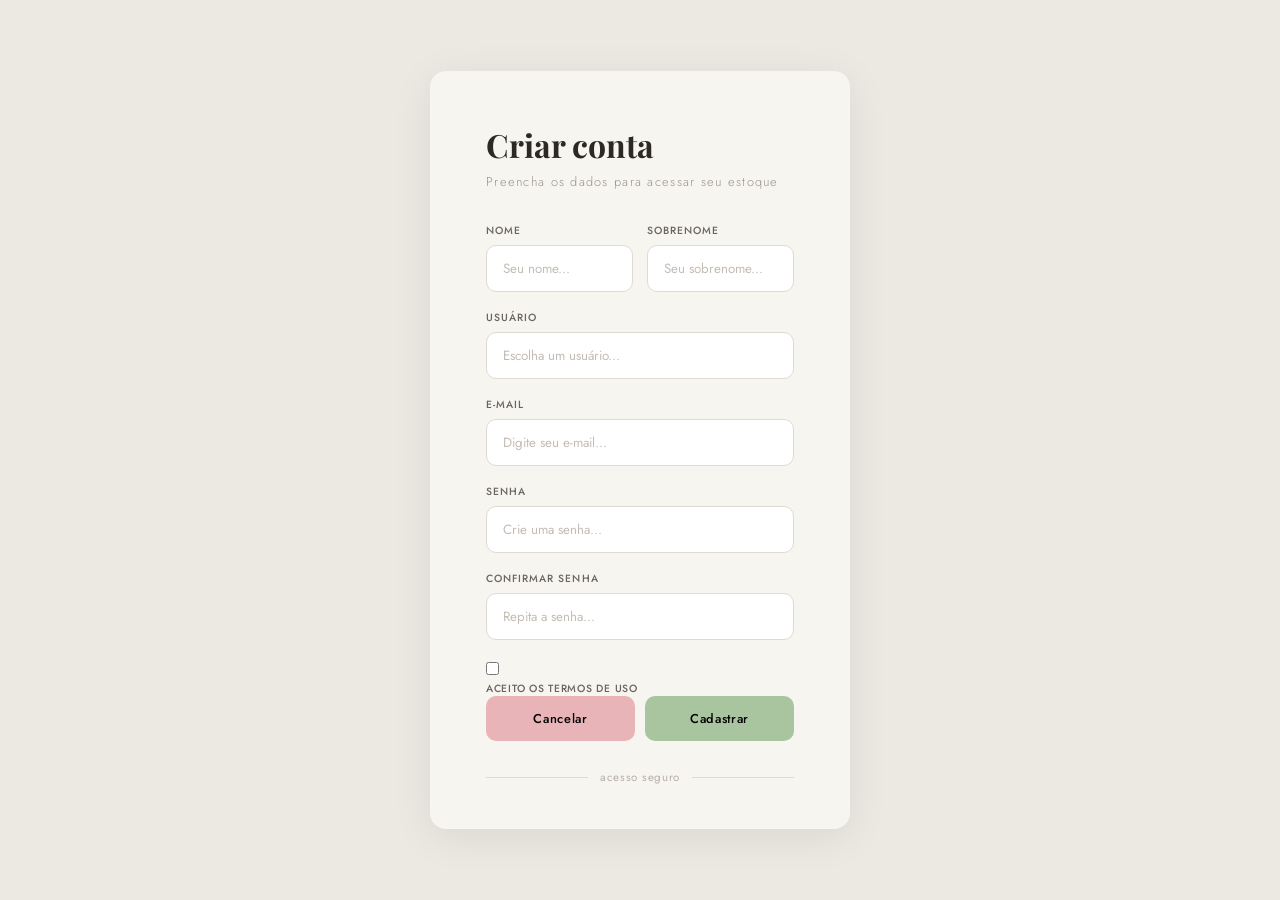
<file: estoquecontrole/cadastro.html>
<!DOCTYPE html>
<html lang="pt-BR">

<head>
    <meta charset="UTF-8" />
    <meta name="viewport" content="width=device-width, initial-scale=1.0" />
    <title>Cadastro</title>
    <link
        href="https://fonts.googleapis.com/css2?family=Playfair+Display:wght@700&family=Jost:wght@300;400;500&display=swap"
        rel="stylesheet" />
    <style>
        *,
        *::before,
        *::after {
            box-sizing: border-box;
            margin: 0;
            padding: 0;
        }

        body {
            min-height: 100vh;
            background-color: #ece9e2;
            display: flex;
            align-items: center;
            justify-content: center;
            font-family: 'Jost', sans-serif;
            margin: 0;
        }

        .caixa {
            padding: 20px;
            background-color: lightblue;
            border-radius: 20px;
        }

        

        .card {
            background: #f7f5f0;
            border-radius: 16px;
            box-shadow: 0 8px 40px rgba(0, 0, 0, 0.08);
            padding: 52px 56px 44px;
            width: 420px;
            max-width: 95vw;
            animation: fadeUp 0.5s ease both;
        }

        @keyframes fadeUp {
            from {
                opacity: 0;
                transform: translateY(18px);

                to {
                    opacity: 1;
                    transform: translateY(0);
                }
            }
        }

        h1 {
            font-family: 'Playfair Display', serif;
            font-size: 2rem;
            color: #2b2825;
            margin-bottom: 6px;
        }

        .subtitle {
            font-size: 0.8rem;
            color: #9a9389;
            margin-bottom: 32px;
            font-weight: 300;
            letter-spacing: 0.1em;
        }

        .field {
            margin-bottom: 18px;
        }

        label {
            display: block;
            font-size: 0.65rem;
            font-weight: 500;
            letter-spacing: 0.1em;
            color: #6b6560;
            margin-bottom: 7px;
            text-transform: uppercase;
        }

        input[type="text"],
        input[type="email"],
        input[type="password"] {
            width: 100%;
            padding: 13px 16px;
            border: 1.5px solid #e0dbd2;
            border-radius: 10px;
            background: #ffffff;
            font-family: 'jost', sans-serif;
            color: #2b2825;
            outline: none;
            transition: border-color 0.2s;
        }

        input::placeholder {
            color: #c4bdb4;
        }

        input:focus {
            border-color: #a8b89a;
        }

        .row {
            display: grid;
            grid-template-columns: 1fr 1fr;
            gap: 14px;

        }

        checkbox-row {
            display: flex;
            align-items: center;
            gap: 9px;
            margin: 20px 0 24px;
        }

        .chexhbox-row input[type='checkbox'] {
            width: 16px;
            height: 16px;
            accent-color: #a8b89a;
            cursor: pointer;
        }

        .vheckbox-row span {
            font-size: 0.72rem;
            letter-spacing: 0.07em;
            text-transform: uppercase;
            color: #6b6560;
        }

        .actions {
            display: flex;
            gap: 10px;
        }

        .btn {
            flex: 1;
            padding: 13px 10px;
            border: none;
            border-radius: 10px;
            font-family: 'Jost', sans-serif;
            font-size: 0.8rem;
            font-weight: 500;
            letter-spacing: 0.05em;
            cursor: pointer;
            transition: filter 0.18s, transform 0.12s;
        }

        *.btn:hover {filter: brightness(0.93); }
        .btn:active {transform: scale(0.97); }

        .btn-primary { background: #A8C5A0; }
        .btn-secondary { background: #E8B4B8;}
        .btn-tertiary { background: #b8a882; }

        .divider {
            display: flex;
            align-items: center;
            gap: 12px;
            margin-top: 28px;
            color: #b8b0a6;
            font-size: 0.72rem;
            letter-spacing: 0.06em;
        }

        .divider::before,
        .divider::after {
            content: '';
            flex: 1;
            height: 1px;
            background: #dedad4;
        }
     </style>
</head>
<body>
  <div class="card">
    <h1>Criar conta</h1>
    <p class="subtitle">Preencha os dados para acessar seu estoque</p>
 
    <div class="row">
      <div class="field">
        <label>Nome</label>
        <input type="text" id="nome" placeholder="Seu nome..."/>
      </div>
      <div class="field">
        <label>Sobrenome</label>
        <input type="text" id="sobrenome" placeholder="Seu sobrenome..."/>
      </div>
    </div>
 
    <div class="field">
      <label>Usuário</label>
      <input type="text" id="username" placeholder="Escolha um usuário..."/>
    </div>
 
    <div class="field">
      <label>E-mail</label>
      <input type="email" id="email" placeholder="Digite seu e-mail..."/>
    </div>
 
    <div class="field">
      <label>Senha</label>
      <input type="password" id="password" placeholder="Crie uma senha..."/>
    </div>
 
    <div class="field">
      <label>Confirmar senha</label>
      <input type="password" id="confirm_password" placeholder="Repita a senha..."/>
    </div>
 
    <div class="checkbox-row">
      <input type="checkbox" id="termos"/>
      <label for="termos" style="margin:0; text-transform:uppercase; letter-spacing:0.07em;">
        <span>Aceito os termos de uso</span>
      </label>
    </div>
 
    <div class="actions">
      <button class="btn btn-secondary" onclick="window.location.href='login.html'">Cancelar</button>
      <button class="btn btn-primary" onclick="cadastrar()">Cadastrar</button>
    </div>
 
    <div class="divider">acesso seguro</div>
  </div>
</body>
<script src="js/auth.js"></script>
</html>
</file>
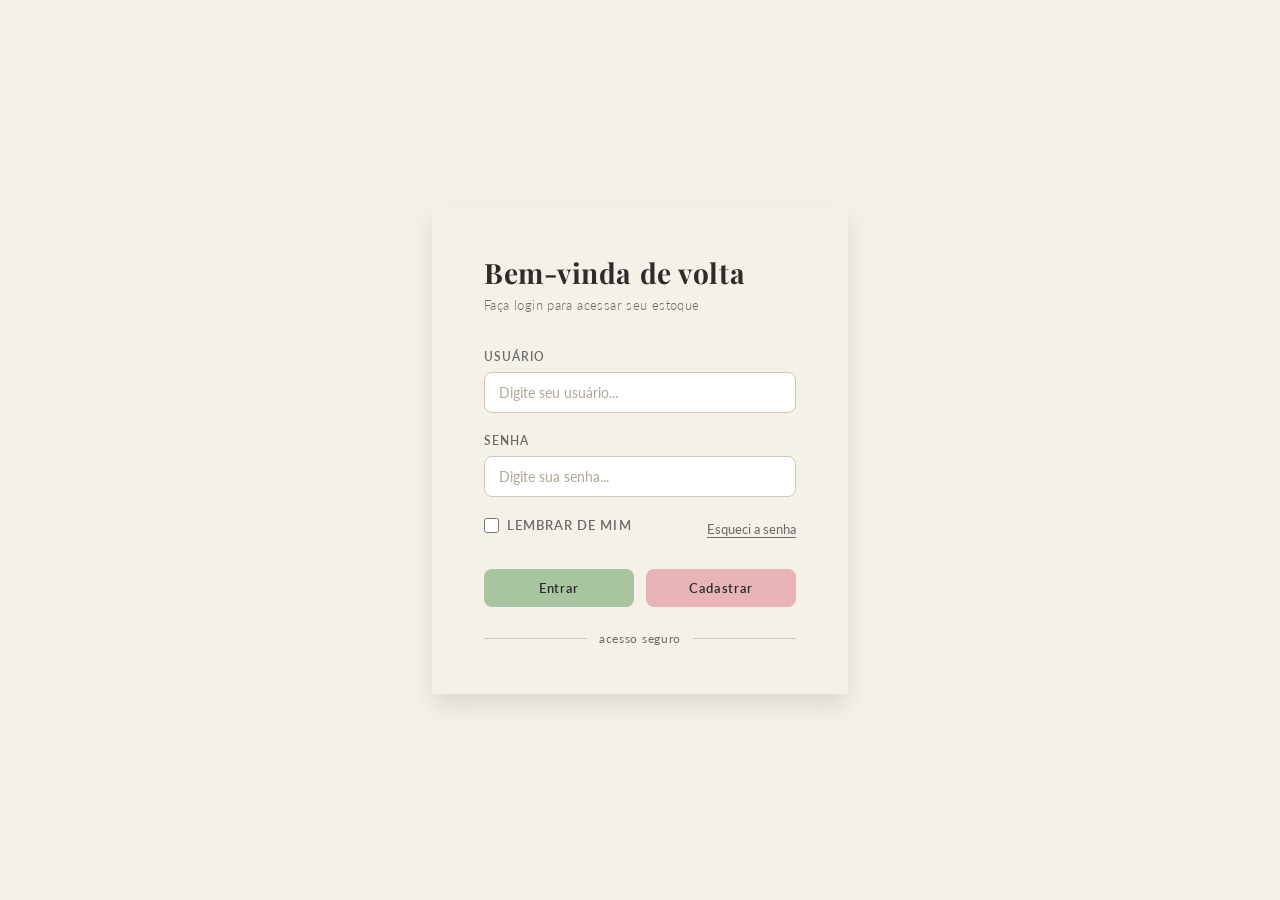
<file: estoquecontrole/insumos.html>
<!DOCTYPE html>
<html lang="pt-br">

<head>
  <meta charset="UTF-8">
  <title>Insumos</title>
  <link rel="stylesheet" href="./css/home.css">

  <!-- Ícones do Bootstrap -->
  <link rel="stylesheet" href="https://cdn.jsdelivr.net/npm/bootstrap-icons@1.11.1/font/bootstrap-icons.css">
  <script src="./js/auth.js"></script>
  <script>

    // Protege a rota: redireciona para login se não estiver autenticado
    verificarAutenticacao();
  </script>
</head>

<body>

  <div class="container">

    <!-- MENU DE CATEGORIAS -->
    <aside class="sidebar">
      <div class="menu-section">
        <button onclick="window.location.href='produtos.html'" style="width: 100%; display: flex; justify-content: space-between; align-items: center; background: none; border: none; font-size: 16px; color: #555; font-weight: bold; border-bottom: 1px solid #d8cfc2; padding: 10px 0; cursor: pointer;">
          PRODUTOS
        </button>
      </div>

      <div class="menu-section" style="margin-top: 15px;">
        <button onclick="toggleMenu(this)" style="width: 100%; display: flex; justify-content: space-between; align-items: center; background: none; border: none; font-size: 16px; color: #555; font-weight: bold; border-bottom: 1px solid #d8cfc2; padding: 10px 0; cursor: pointer;">
          INSUMOS <i class="bi bi-chevron-down"></i>
        </button>
        <ul style="display: block;">
          <li class="active" onclick="setCategoria('Todos', this)">Todos Insumos</li>
          <li onclick="setCategoria('Botânicos e Especiarias', this)">Botânicos e Especiarias</li>
          <li onclick="setCategoria('Fragrâncias', this)">Fragrâncias / Essências</li>
          <li onclick="setCategoria('Bases e Químicos', this)">Bases e Químicos</li>
        </ul>
      </div>

      <button class="btn-lateral" style="margin-top: 30px;" onclick="abrirModal()">+ Novo Insumo</button>
      <button class="btn-lateral" style="margin-top: 10px; background: #f2c6c6;" onclick="logout()">Sair</button>
    </aside>

    <!-- CONTEÚDO -->
    <main class="content">

      <!-- BUSCAR INSUMO  -->
      <header>
        <div id="nome-usuario" style="font-size: 1.2rem; color: #555; margin-bottom: 10px; font-weight: 500;"></div>
        <h1>INSUMOS</h1>
        <input type="text" placeholder="Buscar insumo..." id="buscar">
      </header>

      <!-- BOTÃO ADICIONAR -->
      <div class="buttons" style="width: 100%;">
        <button class="btn verde" id="btn-add-insumo" onclick="abrirModal()">Adicionar Insumo</button>
      </div>

      <!-- TABELA DE INSUMOS -->
      <div class="tabela-container">
        <table>
          <thead>
            <tr>
              <th>Insumo</th>
              <th>Qtd</th>
              <th>Tipo</th>
              <th>Valor</th>
              <th>Ultima Alteração</th>
              <th>Ações</th>
            </tr>
          </thead>
          <tbody id="tabela">
          </tbody>
        </table>
      </div>

    </main>

  </div>

  <!-- MODAL ADICIONAR INSUMO -->
  <div id="modal-add" class="modal">
    <div class="modal-content">
      <span class="close" onclick="fecharModal()">&times;</span>
      <h2>Adicionar Insumo</h2>
      
      <div class="form-group">
        <label>Nome do Insumo:</label>
        <input type="text" id="add-nome" placeholder="Ex: Extrato de Anis, Álcool Cereais">
      </div>

      <div class="form-group">
        <label>Categoria:</label>
        <select id="add-categoria">
          <option value="Botânicos e Especiarias">Botânicos e Especiarias</option>
          <option value="Fragrâncias">Fragrâncias / Essências</option>
          <option value="Bases e Químicos">Bases e Químicos</option>
          <option value="Outros">Outros</option>
        </select>
      </div>

      <div class="form-group">
        <label>Tipo (Unidade):</label>
        <select id="add-tipo">
          <option value="ML">Mililitros (ML)</option>
          <option value="L">Litros (L)</option>
          <option value="KG">Quilos (KG)</option>
          <option value="GR">Gramas (GR)</option>
          <option value="UN">Unidade (UN)</option>
        </select>
      </div>

      <div style="display: flex; gap: 10px;">
        <div class="form-group" style="flex: 1;">
          <label>Quantidade Inicial:</label>
          <input type="number" id="add-qtd" placeholder="0">
        </div>
        <div class="form-group" style="flex: 1;">
          <label>Custo Estimado (R$):</label>
          <input type="number" step="0.01" id="add-valor" placeholder="0.00">
        </div>
      </div>

      <button class="btn-salvar" onclick="salvarNovoItem()">Salvar Insumo</button>
    </div>
  </div>

  <script src="./js/insumos.js"></script>
</body>

</html>
</file>
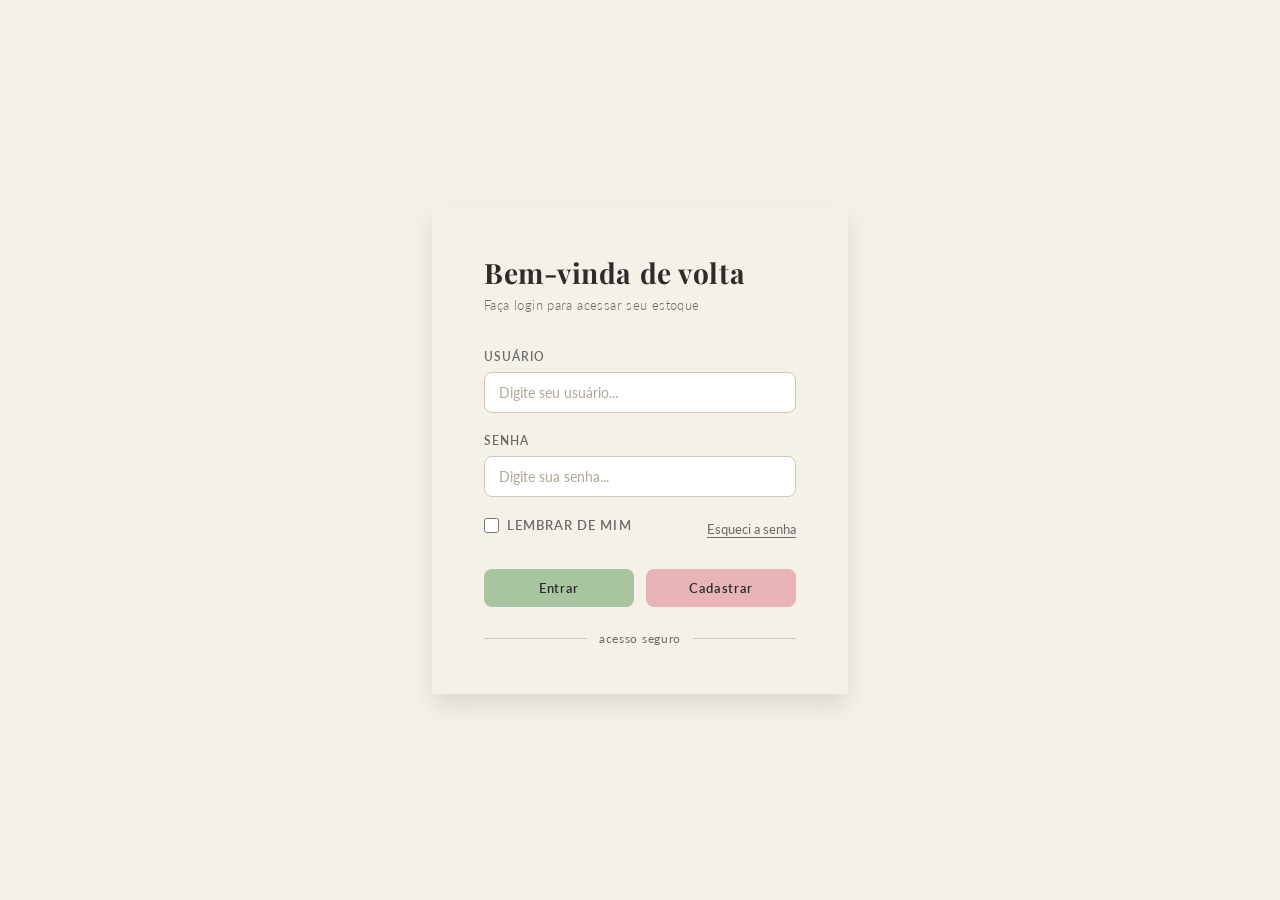
<file: estoquecontrole/login.html>
<!DOCTYPE html>
<html lang="pt-BR">

<head>
  <meta charset="UTF-8" />
  <meta name="viewport" content="width=device-width, initial-scale=1.0" />
  <title>Meu Estoque — Login</title>
  <link rel="stylesheet" href="./css/login.css">
  <link
    href="https://fonts.googleapis.com/css2?family=Playfair+Display:wght@400;700&family=Lato:wght@300;400;600&display=swap"
    rel="stylesheet" />

</head>

<body>

  <div class="wrapper">

    <main class="main">
      <div class="main-header">
        <h1 class="main-title">Bem-vinda de volta</h1>
        <p class="main-subtitle">Faça login para acessar seu estoque</p>
      </div>

      <div class="form-wrapper">
        <div id="msg" class="msg"></div>

        <div class="form-group">
          <label for="username">Usuário</label>
          <input type="text" id="username" placeholder="Digite seu usuário..." autocomplete="username" />
        </div>

        <div class="form-group">
          <label for="password">Senha</label>
          <input type="password" id="password" placeholder="Digite sua senha..." autocomplete="current-password" />
        </div>

        <div class="form-extras">
          <label class="remember">
            <input type="checkbox" id="remember" /> Lembrar de mim
          </label>
          <span class="forgot" onclick="showForgot()">Esqueci a senha</span>
        </div>

        <div class="btn-group">
          <button class="btn btn-primary" onclick="handleLogin()">Entrar</button>
          <button class="btn btn-secondary" onclick="handleRegister()">Cadastrar</button>
          
        </div>

        <div class="divider">acesso seguro</div>
      </div>
    </main>
  </div>

  <script src="./js/auth.js"></script>
  <script>
    // Verifica se já possui sessão ativa
    redirecionarSeLogado();

    function showMsg(text, type) {
      const el = document.getElementById('msg');
      el.textContent = text;
      el.className = 'msg ' + type;
      setTimeout(() => { el.className = 'msg'; }, 3500);
    }

    async function handleLogin() {
      const u = document.getElementById('username').value.trim();
      const p = document.getElementById('password').value.trim();
      if (!u || !p) {
        showMsg('Por favor, preencha usuário e senha.', 'error');
        return;
      }
      
      if (await login(u, p)) {
        showMsg('Entrando no sistema…', 'success');
        setTimeout(() => { window.location.href = 'produtos.html'; }, 800);
      } else {
        showMsg('Usuário ou senha incorretos.', 'error');
      }
    }

    function handleRegister() {
      showMsg('Redirecionando para cadastro…', 'success');
      setTimeout(() => { window.location.href = 'cadastro.html'; }, 800);
    }

    function handleGuest() {
      showMsg('Acessando como visitante…', 'success');
    }

    function showForgot() {
      showMsg('Enviaremos as instruções para o seu e-mail.', 'success');
    }


    document.getElementById('password').addEventListener('keydown', e => {
      if (e.key === 'Enter') handleLogin();
    });
  </script>

</body>

</html>
</file>
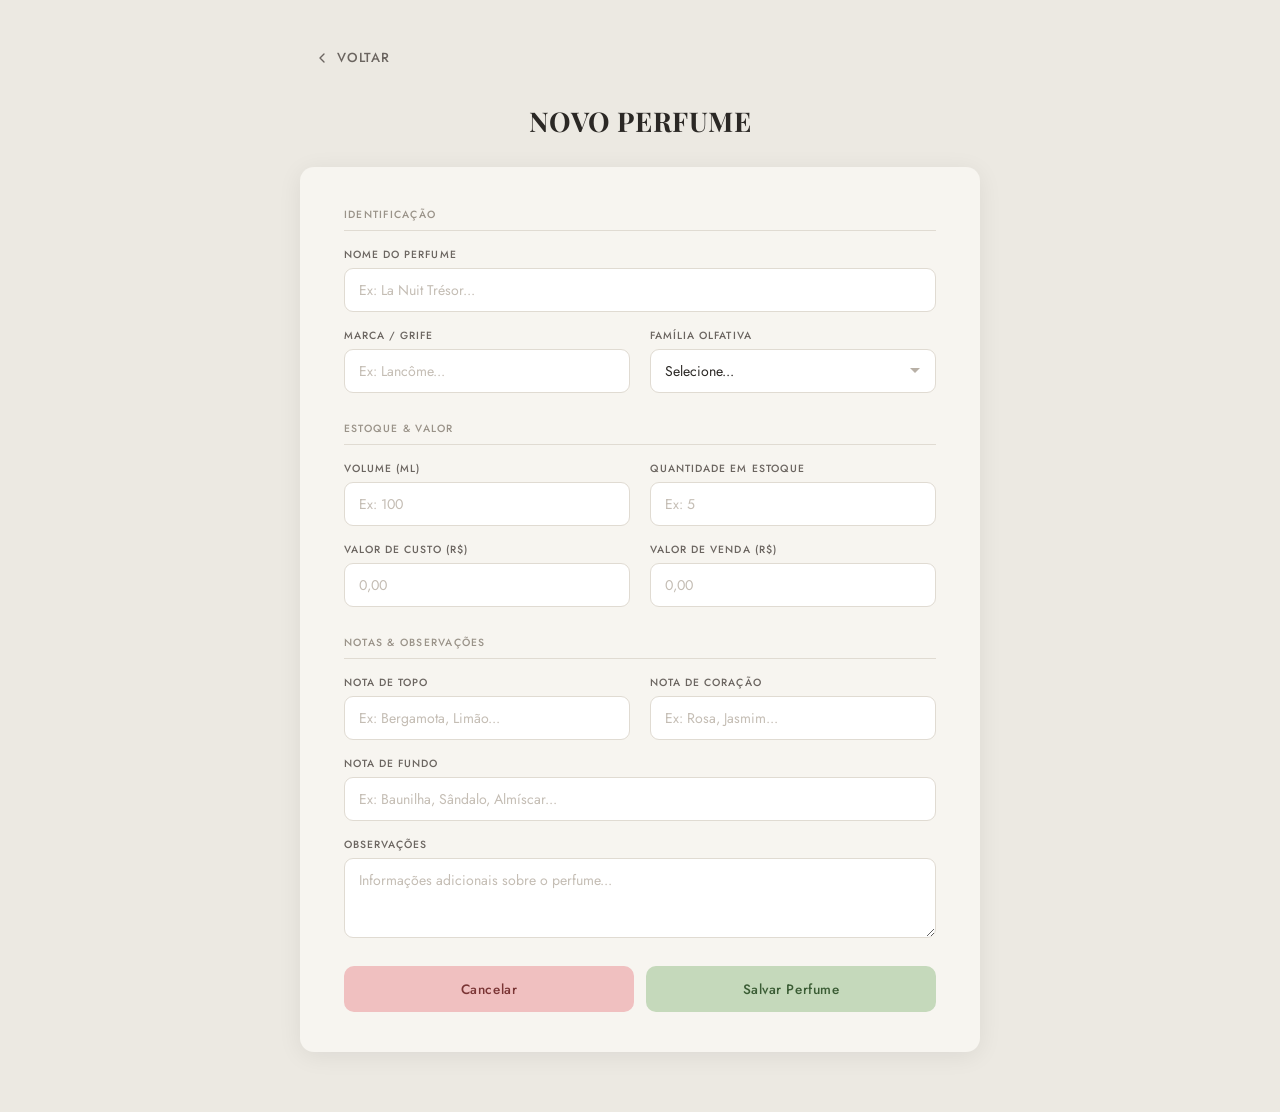
<file: estoquecontrole/novoperfume.html>
<!DOCTYPE html>
<html lang="pt-BR">
<head>
  <meta charset="UTF-8"/>
  <meta name="viewport" content="width=device-width, initial-scale=1.0"/>
  <title>Novo Perfume</title>
  <link href="https://fonts.googleapis.com/css2?family=Playfair+Display:wght@700&family=Jost:wght@300;400;500&display=swap" rel="stylesheet"/>
  <style>
    *, *::before, *::after { box-sizing: border-box; margin: 0; padding: 0; }
 
    body {
      min-height: 100vh;
      font-family: 'Jost', sans-serif;
      background-color: #ece9e2;
      display: flex;
      flex-direction: column;
      align-items: center;
      padding: 40px 20px 60px;
    }
 
    .top-bar {
      width: 100%;
      max-width: 680px;
      display: flex;
      align-items: center;
      margin-bottom: 28px;
    }
 
    .btn-back {
      display: flex;
      align-items: center;
      gap: 7px;
      background: none;
      border: none;
      font-family: 'Jost', sans-serif;
      font-size: 0.82rem;
      font-weight: 500;
      letter-spacing: 0.06em;
      color: #6b6560;
      cursor: pointer;
      padding: 8px 14px;
      border-radius: 8px;
      transition: background 0.15s, color 0.15s;
      text-transform: uppercase;
    }
 
    .btn-back:hover { background: #e0dbd2; color: #3a3530; }
 
    .btn-back svg { width: 16px; height: 16px; }
 
    h1 {
      font-family: 'Playfair Display', serif;
      font-size: 1.7rem;
      font-weight: 700;
      color: #2b2825;
      margin-bottom: 28px;
      letter-spacing: 0.02em;
      text-align: center;
    }
 
    .card {
      background: #f7f5f0;
      border-radius: 14px;
      box-shadow: 0 4px 24px rgba(0,0,0,0.07);
      padding: 40px 44px;
      width: 100%;
      max-width: 680px;
      animation: fadeUp 0.4s ease both;
    }
 
    @keyframes fadeUp {
      from { opacity: 0; transform: translateY(14px); }
      to   { opacity: 1; transform: translateY(0); }
    }
 
    .section-label {
      font-size: 0.65rem;
      font-weight: 500;
      letter-spacing: 0.12em;
      text-transform: uppercase;
      color: #9a9389;
      margin-bottom: 16px;
      padding-bottom: 8px;
      border-bottom: 1px solid #e0dbd2;
    }
 
    .form-grid {
      display: grid;
      grid-template-columns: 1fr 1fr;
      gap: 16px 20px;
      margin-bottom: 28px;
    }
 
    .field { display: flex; flex-direction: column; gap: 6px; }
    .field.full { grid-column: 1 / -1; }
 
    label {
      font-size: 0.65rem;
      font-weight: 500;
      letter-spacing: 0.1em;
      text-transform: uppercase;
      color: #6b6560;
    }
 
    input[type="text"],
    input[type="number"],
    select,
    textarea {
      padding: 11px 14px;
      border: 1.5px solid #e0dbd2;
      border-radius: 9px;
      background: #fff;
      font-family: 'Jost', sans-serif;
      font-size: 0.88rem;
      color: #2b2825;
      outline: none;
      transition: border-color 0.2s;
      width: 100%;
    }
 
    input::placeholder,
    textarea::placeholder { color: #c4bdb4; }
 
    input:focus,
    select:focus,
    textarea:focus { border-color: #a8b89a; }
 
    select {
      appearance: none;
      background-image: url("data:image/svg+xml,%3Csvg xmlns='http://www.w3.org/2000/svg' width='12' height='12' viewBox='0 0 12 12'%3E%3Cpath fill='%23b8b0a6' d='M6 8L1 3h10z'/%3E%3C/svg%3E");
      background-repeat: no-repeat;
      background-position: right 14px center;
    }
 
    textarea { resize: vertical; min-height: 80px; }
 
    .radio-group { display: flex; gap: 10px; flex-wrap: wrap; }
 
    .radio-pill {
      display: flex;
      align-items: center;
      gap: 6px;
      padding: 8px 14px;
      border: 1.5px solid #e0dbd2;
      border-radius: 999px;
      cursor: pointer;
      font-size: 0.8rem;
      color: #6b6560;
      background: #fff;
      transition: all 0.15s;
      user-select: none;
    }
 
    .radio-pill input { display: none; }
 
    .radio-pill:has(input:checked) {
      border-color: #a8b89a;
      background: #e8f0e4;
      color: #4a6e44;
      font-weight: 500;
    }
 
    .actions {
      display: flex;
      gap: 12px;
      margin-top: 8px;
    }
 
    .btn {
      flex: 1;
      padding: 13px;
      border: none;
      border-radius: 10px;
      font-family: 'Jost', sans-serif;
      font-size: 0.85rem;
      font-weight: 500;
      letter-spacing: 0.04em;
      cursor: pointer;
      transition: filter 0.15s, transform 0.1s;
    }
 
    .btn:hover  { filter: brightness(0.92); }
    .btn:active { transform: scale(0.97); }
 
    .btn-cancel { background: #f0c0c0; color: #7a3535; }
    .btn-save   { background: #c5d9bb; color: #3a5c34; }
 
    .toast {
      position: fixed;
      bottom: 30px;
      right: 30px;
      background: #a8b89a;
      color: #fff;
      padding: 13px 22px;
      border-radius: 10px;
      font-size: 0.85rem;
      font-weight: 500;
      opacity: 0;
      transform: translateY(10px);
      transition: all 0.3s;
      pointer-events: none;
    }
 
    .toast.show { opacity: 1; transform: translateY(0); }
  </style>
</head>
<body>
 
  <div class="top-bar">
    <button class="btn-back" onclick="history.back()">
      <svg viewBox="0 0 24 24" fill="none" stroke="currentColor" stroke-width="2" stroke-linecap="round" stroke-linejoin="round">
        <polyline points="15 18 9 12 15 6"/>
      </svg>
      Voltar
    </button>
  </div>
 
  <h1>NOVO PERFUME</h1>
 
  <div class="card">
 
    <div class="section-label">Identificação</div>
    <div class="form-grid">
      <div class="field full">
        <label>Nome do Perfume</label>
        <input type="text" id="nome" placeholder="Ex: La Nuit Trésor..."/>
      </div>
      <div class="field">
        <label>Marca / Grife</label>
        <input type="text" id="marca" placeholder="Ex: Lancôme..."/>
      </div>
      <div class="field">
        <label>Família Olfativa</label>
        <select id="familia_olfativa">
          <option value="" disabled selected>Selecione...</option>
          <option>Floral</option>
          <option>Oriental</option>
          <option>Amadeirado</option>
          <option>Cítrico</option>
          <option>Aquático</option>
          <option>Gourmand</option>
          <option>Chipre</option>
          <option>Fougère</option>
        </select>
      </div>
    </div>
 
   
 
    <div class="section-label">Estoque & Valor</div>
    <div class="form-grid">
      <div class="field">
        <label>Volume (ml)</label>
        <input type="number" id="volume_ml" placeholder="Ex: 100" min="1"/>
      </div>
      <div class="field">
        <label>Quantidade em estoque</label>
        <input type="number" id="estoque_atual" placeholder="Ex: 5" min="0"/>
      </div>
      <div class="field">
        <label>Valor de Custo (R$)</label>
        <input type="number" id="preco_custo" placeholder="0,00" step="0.01" min="0"/>
      </div>
      <div class="field">
        <label>Valor de Venda (R$)</label>
        <input type="number" id="preco_venda" placeholder="0,00" step="0.01" min="0"/>
      </div>
    </div>
 
    <div class="section-label">Notas & Observações</div>
    <div class="form-grid">
      <div class="field">
        <label>Nota de Topo</label>
        <input type="text" id="nota_topo" placeholder="Ex: Bergamota, Limão..."/>
      </div>
      <div class="field">
        <label>Nota de Coração</label>
        <input type="text" id="nota_coracao" placeholder="Ex: Rosa, Jasmim..."/>
      </div>
      <div class="field full">
        <label>Nota de Fundo</label>
        <input type="text" id="nota_fundo" placeholder="Ex: Baunilha, Sândalo, Almíscar..."/>
      </div>
      <div class="field full">
        <label>Observações</label>
        <textarea id="observacoes" placeholder="Informações adicionais sobre o perfume..."></textarea>
      </div>
    </div>
 
    <div class="actions">
      <button class="btn btn-cancel" onclick="history.back()">Cancelar</button>
      <button class="btn btn-save" onclick="salvar()">Salvar Perfume</button>
    </div>
 
  </div>
 
  <div class="toast" id="toast">✓ Perfume cadastrado com sucesso!</div>
 
  <script>
    async function salvar() {
      const data = {
        nome: document.getElementById('nome').value.trim(),
        marca: document.getElementById('marca').value.trim(),
        familia_olfativa: document.getElementById('familia_olfativa').value,
        volume_ml: document.getElementById('volume_ml').value,
        estoque_atual: document.getElementById('estoque_atual').value,
        preco_custo: document.getElementById('preco_custo').value,
        preco_venda: document.getElementById('preco_venda').value,
        nota_topo: document.getElementById('nota_topo').value.trim(),
        nota_coracao: document.getElementById('nota_coracao').value.trim(),
        nota_fundo: document.getElementById('nota_fundo').value.trim(),
        observacoes: document.getElementById('observacoes').value.trim()
      };

      if (!data.nome || !data.preco_venda) {
        alert("Preencha ao menos o Nome e o Valor de Venda!");
        return;
      }

      const btn = document.querySelector('.btn-save');
      btn.disabled = true;
      btn.innerText = 'Salvando...';

      try {
        const response = await fetch('./api/perfumes.php', {
          method: 'POST',
          headers: { 'Content-Type': 'application/json' },
          body: JSON.stringify(data)
        });
        const result = await response.json();

        if (result.success) {
          const toast = document.getElementById('toast');
          toast.classList.add('show');
          setTimeout(() => {
            toast.classList.remove('show');
            window.location.href = 'produtos.html';
          }, 1500);
        } else {
          alert("Erro ao salvar: " + result.message);
          btn.disabled = false;
          btn.innerText = 'Salvar Perfume';
        }
      } catch (error) {
        console.error(error);
        alert("Erro de conexão com o servidor.");
        btn.disabled = false;
        btn.innerText = 'Salvar Perfume';
      }
    }
  </script>
</body>
</html>
</file>
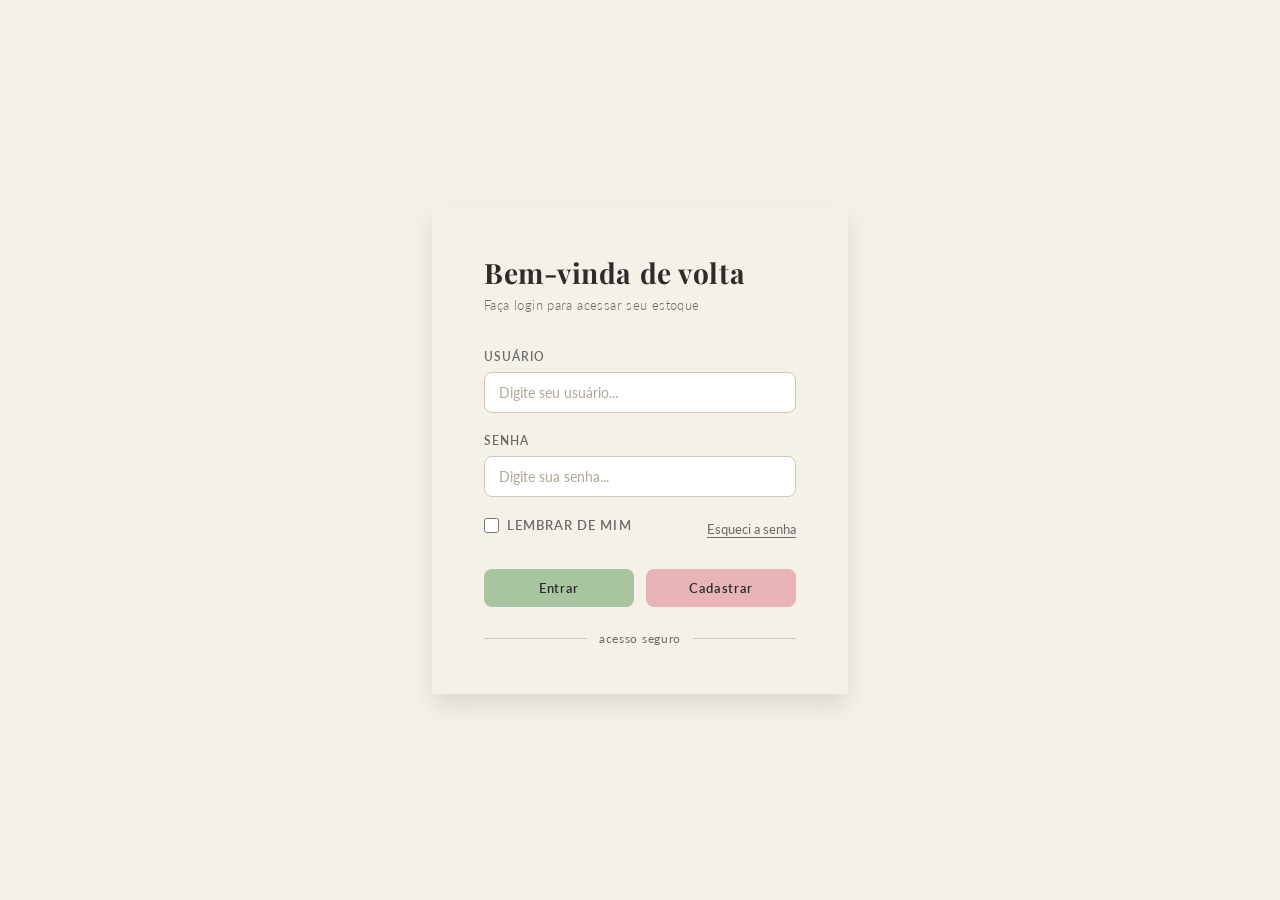
<file: estoquecontrole/produtos.html>
<!DOCTYPE html>
<html lang="pt-br">

<head>
  <meta charset="UTF-8">
  <title>Produtos</title>
  <link rel="stylesheet" href="./css/home.css">
  
  <!-- Ícones do Bootstrap -->
  <link rel="stylesheet" href="https://cdn.jsdelivr.net/npm/bootstrap-icons@1.11.1/font/bootstrap-icons.css">
  <script src="./js/auth.js"></script>

  <script>
    // Protege a rota: redireciona para login se não estiver autenticado
    verificarAutenticacao();
  </script>
</head>

<body>

  <div class="container">

    <!-- MENU LATERAL DE CATEGORIAS -->
    <aside class="sidebar">
      <div class="menu-section">
        <button onclick="toggleMenu(this)" style="width: 100%; display: flex; justify-content: space-between; align-items: center; background: none; border: none; font-size: 16px; color: #555; font-weight: bold; border-bottom: 1px solid #d8cfc2; padding: 10px 0; cursor: pointer;">
          PRODUTOS <i class="bi bi-chevron-down"></i>
        </button>
        <ul style="display: block;">
          <li class="active" onclick="setCategoria('Todos', this)">Todos os Produtos</li>
          <li onclick="setCategoria('Aromatizantes e Casa', this)">Aromatizantes e Casa</li>
          <li onclick="setCategoria('Cuidado Capilar', this)">Cuidado Capilar</li>
          <li onclick="setCategoria('Cuidado Corporal', this)">Cuidado Corporal</li>
          <li onclick="setCategoria('Bebidas Naturais', this)">Bebidas Naturais</li>
          <li onclick="setCategoria('Kits e Eventos', this)">Kits e Eventos</li>
        </ul>
      </div>

      <div class="menu-section" style="margin-top: 15px;">
        <button onclick="window.location.href='insumos.html'" style="width: 100%; display: flex; justify-content: space-between; align-items: center; background: none; border: none; font-size: 16px; color: #555; font-weight: bold; border-bottom: 1px solid #d8cfc2; padding: 10px 0; cursor: pointer;">
          INSUMOS
        </button>
      </div>

      <button class="btn-lateral" style="margin-top: 30px;" id="btn-add-lateral" onclick="abrirModal()">+ Novo Produto</button>
      <button class="btn-lateral" style="margin-top: 10px;" onclick="window.location.href='novoperfume.html'">+ Novo Perfume</button>
      <button class="btn-lateral" style="margin-top: 10px; background: #f2c6c6;" onclick="logout()">Sair</button>
    </aside>

    <!-- CONTEÚDO -->
    <main class="content">

      <!-- BUSCAR PRODUTO -->
      <header>
        <div id="nome-usuario" style="font-size: 1.2rem; color: #555; margin-bottom: 10px; font-weight: 500;"></div>
        <h1>PRODUTOS</h1>
        <input type="text" placeholder="Buscar..." id="buscar">
      </header>

      <!-- BOTÃO ADICIONAR PRODUTO -->
      <div class="buttons">
        <button class="btn verde" id="btn-add-produto" style="width: 100%;" onclick="abrirModal()">Adicionar Produto</button>
      </div>

      <!-- TABELA DE PRODUTOS -->
      <div class="tabela-container">
        <table>
          <thead>
            <tr>
              <th>Produto</th>
              <th>Estoque</th>
              <th>Tipo</th>
              <th>Valor</th>
              <th>Categoria</th>
              <th>Ultima Alteração</th>
              <th>Ações</th>
            </tr>
          </thead>
          <tbody id="tabela">
          </tbody>
        </table>
      </div>

    </main>

  </div>

  <!-- MODAL ADICIONAR PRODUTO -->
  <div id="modal-add" class="modal">
    <div class="modal-content">
      <span class="close" onclick="fecharModal()">&times;</span>
      <h2>Adicionar Produto</h2>
      
      <div class="form-group">
        <label>Nome do Produto:</label>
        <input type="text" id="add-nome" placeholder="Ex: Body Splash, Shampoo...">
      </div>

      <div class="form-group">
        <label>Categoria:</label>
        <select id="add-categoria">
          <option value="Aromatizantes e Casa">Aromatizantes e Casa</option>
          <option value="Cuidado Capilar">Cuidado Capilar</option>
          <option value="Cuidado Corporal">Cuidado Corporal</option>
          <option value="Bebidas Naturais">Bebidas Naturais</option>
          <option value="Kits e Eventos">Kits e Eventos</option>
          <option value="Outros">Outros</option>
        </select>
      </div>

      <div class="form-group">
        <label>Tipo (Unidade):</label>
        <select id="add-tipo">
          <option value="UN">Unidade (UN)</option>
          <option value="ML">Mililitros (ML)</option>
          <option value="L">Litros (L)</option>
          <option value="KG">Quilos (KG)</option>
          <option value="GR">Gramas (GR)</option>
        </select>
      </div>

      <div style="display: flex; gap: 10px;">
        <div class="form-group" style="flex: 1;">
          <label>Quantidade:</label>
          <input type="number" id="add-qtd" placeholder="0">
        </div>
        <div class="form-group" style="flex: 1;">
          <label>Preço Venda (R$):</label>
          <input type="number" step="0.01" id="add-valor" placeholder="0.00">
        </div>
      </div>

      <button class="btn-salvar" onclick="salvarNovoItem()">Salvar Produto</button>
    </div>
  </div>

  <script src="./js/produtos.js"></script>
</body>

</html>
</file>
<file: estoquecontrole/css/home.css>
body {
  margin: 0;
  font-family: Arial, sans-serif;
  background: #0d1b1e;
}

/* CONTAINER */
.container {
  display: flex;
  width: 100vw;
  height: 100vh;
  background: #f4efe6;
  border-radius: 12px;
  overflow: hidden;
  box-shadow: 0 10px 25px rgba(0,0,0,0.5);
}

/* SIDEBAR */
.sidebar {
  width: 220px;
  background: #efe6d8;
  padding: 20px;
  border-right: 2px solid #d8cfc2;
}

.sidebar h2 {
  font-size: 18px;
}

.sidebar ul {
  list-style: none;
  padding: 0;
}

.sidebar li {
  padding: 10px;
  margin: 5px 0;
  cursor: pointer;
  border-radius: 5px;
}

.sidebar li.active {
  background: #d8cfc2;
}

.btn-lateral {
  margin-top: 20px;
  padding: 10px;
  width: 100%;
  border: none;
  background: #e0d4c2;
  cursor: pointer;
  border-radius: 6px;
}

/* CONTENT */
.content {
  flex: 1;
  padding: 20px;

  /* LINHAS DE CADERNO */
  background: repeating-linear-gradient(
    #f4efe6,
    #f4efe6 28px,
    #dcdcdc 29px
  );
}



/* HEADER */
header {
  display: flex;
  align-items: center;
  flex-direction: column;
  margin-top: 20px;
}

header input {
  padding: 8px;
  border-radius: 5px;
  border: 1px solid #aaa;
  margin-bottom: 40px;
}

/* BUSCAR PRODUTO */
#buscar {
  width: 400px;
  height: 25px;
  border-radius: 20px;
  border: 1px solid #aaa;
}

/* BOTÕES */
.buttons {
  margin: 20px 0;
  display: flex;
  justify-content: center;

}

.btn {
  width: 100%;
  height: 50px;
  font-size: 18px;
  padding: 10px 15px;
  border: none;
  margin-right: 10px;
  border-radius: 8px;
  cursor: pointer;
}

.verde { background: #cfe8c6; }
.rosa { background: #f2c6c6; }
.bege { background: #e6d3b3; }

/* CONTAINER DA TABELA */
.tabela-container {
  width: 99.2%;
  max-height: 68vh;
  overflow-y: auto;
  background: rgba(255,255,255,0.6);
  border-radius: 8px;
  border: 1px solid #bbb;
}

/* TABELA */
table {
  width: 100%;
  border-collapse: collapse;
}

thead th {
  position: sticky;
  top: 0;
  z-index: 1;
  background: #e8dcc8;
}

th, td {
  padding: 10px;
  border: 1px solid #bbb;
  text-align: center;
}

th {
  background: #e8dcc8;
}

/* NOTAS */
.notas {
  margin-top: 20px;
}

.notas textarea {
  width: 99%;
  height: 200px;
  padding: 10px;
  border-radius: 6px;
  border: 1px solid #aaa;
  font-size: 22px;
}

.input-table {
  padding: 8px;
  width: 20px;
  all: unset;
}

/* MODAL */
.modal {
  display: none; 
  position: fixed; 
  z-index: 1000; 
  left: 0;
  top: 0;
  width: 100%; 
  height: 100%; 
  background-color: rgba(0,0,0,0.5); 
}

.modal-content {
  background-color: #e8e0d0;
  margin: 10% auto; 
  padding: 20px;
  border-radius: 12px;
  width: 400px;
  box-shadow: 0 4px 15px rgba(0,0,0,0.2);
}

.close {
  color: #aaa;
  float: right;
  font-size: 28px;
  font-weight: bold;
  cursor: pointer;
}

.close:hover {
  color: #000;
}

.modal-content h2 {
  margin-top: 0;
  color: #333;
  border-bottom: 1px solid #eee;
  padding-bottom: 10px;
}

.form-group {
  margin-bottom: 15px;
}

.form-group label {
  display: block;
  margin-bottom: 5px;
  color: #555;
  font-weight: bold;
}

.form-group input, .form-group select {
  width: 100%;
  padding: 10px;
  border: 1px solid #ccc;
  border-radius: 6px;
  box-sizing: border-box;
  font-size: 14px;
}

.btn-salvar {
  width: 100%;
  padding: 12px;
  background-color: #cfe8c6;
  border: none;
  border-radius: 6px;
  font-size: 16px;
  cursor: pointer;
  font-weight: bold;
  margin-top: 10px;
}

.btn-salvar:hover {
  background-color: #b8d9ad;
}
</file>
<file: estoquecontrole/css/login.css>
*,
*::before,
*::after {
    box-sizing: border-box;
    margin: 0;
    padding: 0;
}

:root {
    --bg-dark: #1a1a1a;
    --bg-card: #f5f0e8;
    --bg-sidebar: #e8e0d0;
    --accent-green: #a8c5a0;
    --accent-pink: #e8b4b8;
    --accent-beige: #d4c5a9;
    --text-dark: #2c2c2c;
    --text-mid: #6b6b6b;
    --border: #d0c8b8;
}

body {
    min-height: 100vh;
    background-color: var(--bg-dark);
    display: flex;
    align-items: stretch;
    justify-content: stretch;
    font-family: 'Lato', sans-serif;
    padding: 0;
    overflow: hidden;
}

/* textura subtitulo */
body::before {
    content: '';
    position: fixed;
    inset: 0;
    background-image: url("data:image/svg+xml,%3Csvg viewBox='0 0 200 200' xmlns='http://www.w3.org/2000/svg'%3E%3Cfilter id='n'%3E%3CfeTurbulence type='fractalNoise' baseFrequency='0.9' numOctaves='4' stitchTiles='stitch'/%3E%3C/filter%3E%3Crect width='100%25' height='100%25' filter='url(%23n)' opacity='0.04'/%3E%3C/svg%3E");
    opacity: 0.3;
    pointer-events: none;
    z-index: 0;
}

.wrapper {
    display: flex;
    align-items: center;
    justify-content: center;
    width: 100vw;
    background: var(--bg-card);
    border-radius: 0;
    overflow: hidden;
    animation: fadeUp 0.6s ease both;
}

@keyframes fadeUp {
    from {
        opacity: 0;
        transform: translateY(24px);
    }

    to {
        opacity: 1;
        transform: translateY(0);
    }
}


.sidebar {
    background: var(--bg-sidebar);
    padding: 36px 24px;
    display: flex;
    flex-direction: column;
    gap: 8px;
    border-right: 1px solid var(--border);
}

.sidebar-title {
    font-family: 'Lato', sans-serif;
    font-weight: 700;
    font-size: 13px;
    letter-spacing: 0.12em;
    text-transform: uppercase;
    color: var(--text-dark);
    margin-bottom: 16px;
}

.sidebar-item {
    padding: 9px 14px;
    border-radius: 6px;
    font-size: 14px;
    color: var(--text-mid);
    cursor: default;
    transition: background 0.2s;
    opacity: 0.5;
}

.sidebar-item.active {
    background: #ddd8ce;
    color: var(--text-dark);
    font-weight: 600;
    opacity: 1;
}

.sidebar-footer {
    margin-top: auto;
    background: #ddd8ce;
    border-radius: 6px;
    padding: 10px 14px;
    font-size: 13px;
    color: var(--text-mid);
    text-align: center;
    opacity: 0.5;
}


.main {
    padding: 48px 52px;
    display: flex;
    flex-direction: column;
    justify-content: center;
    align-items: center;
    box-shadow: 0 12px 24px rgba(0, 0, 0, 0.1);
}

.form-wapper {
    width: 100%;
    max-width: 420px;
}

.main-header {
    max-width: 420px;
    width: 100%;
    margin-bottom: 36px;
}

.main-title {
    font-family: 'Playfair Display', serif;
    font-size: 28px;
    font-weight: 700;
    color: var(--text-dark);
    letter-spacing: 0.02em;
}

.main-subtitle {
    font-size: 13px;
    color: var(--text-mid);
    margin-top: 6px;
    font-weight: 300;
    letter-spacing: 0.03em;
}


.form-group {
    margin-bottom: 20px;
}

label {
    display: block;
    font-size: 12px;
    font-weight: 600;
    letter-spacing: 0.08em;
    text-transform: uppercase;
    color: var(--text-mid);
    margin-bottom: 8px;
}

input[type="text"],
input[type="password"] {
    width: 100%;
    padding: 11px 14px;
    border: 1px solid var(--border);
    border-radius: 8px;
    background: #fff;
    font-family: 'Lato', sans-serif;
    font-size: 14px;
    color: var(--text-dark);
    outline: none;
    transition: border-color 0.2s, box-shadow 0.2s;
}

input[type="text"]:focus,
input[type="password"]:focus {
    border-color: #b0a898;
    box-shadow: 0 0 0 3px rgba(168, 197, 160, 0.25);
}

input::placeholder {
    color: #b0a898;
}


.form-extras {
    display: flex;
    align-items: center;
    justify-content: space-between;
    margin-bottom: 28px;
}

.remember {
    display: flex;
    align-items: center;
    gap: 8px;
    font-size: 13px;
    color: var(--text-mid);
    cursor: pointer;
}

.remember input[type="checkbox"] {
    width: 15px;
    height: 15px;
    accent-color: var(--accent-green);
    cursor: pointer;
}

.forgot {
    font-size: 13px;
    color: var(--text-mid);
    text-decoration: underline;
    text-underline-offset: 3px;
    cursor: pointer;
    transition: color 0.2s;
}

.forgot:hover {
    color: var(--text-dark);
}


.btn-group {
    display: flex;
    gap: 12px;
    flex-wrap: wrap;
}

.btn {
    flex: 1;
    min-width: 150px;
    padding: 11px 20px;
    border: none;
    border-radius: 8px;
    font-family: 'Lato', sans-serif;
    font-size: 13px;
    font-weight: 600;
    letter-spacing: 0.05em;
    cursor: pointer;
    transition: opacity 0.2s, transform 0.15s;
}

.btn:active {
    transform: scale(0.98);
}

.btn:hover {
    opacity: 0.88;
}

.btn-primary {
    background: var(--accent-green);
    color: var(--text-dark);
}

.btn-secondary {
    background: var(--accent-pink);
    color: var(--text-dark);
}

.btn-tertiary {
    background: var(--accent-beige);
    color: var(--text-dark);
}


.divider {
    display: flex;
    align-items: center;
    gap: 12px;
    margin: 24px 0 0;
    color: var(--text-mid);
    font-size: 12px;
    letter-spacing: 0.06em;
}

.divider::before,
.divider::after {
    content: '';
    flex: 1;
    height: 1px;
    background: var(--border);
}


.msg {
    padding: 10px 14px;
    border-radius: 6px;
    font-size: 13px;
    margin-bottom: 20px;
    display: none;
}

.msg.error {
    background: #fde8e8;
    color: #9b3a3a;
    border: 1px solid #f5c2c2;
    display: block;
}

.msg.success {
    background: #e8f5e9;
    color: #2e7d32;
    border: 1px solid #c8e6c9;
    display: block;
}


@media (max-width: 580px) {
    .wrapper {
        grid-template-columns: 1fr;
        height: 100vh;
    }

    .sidebar {
        display: none;
    }

    .main {
        padding: 36px 28px;
    }
}
</file>
